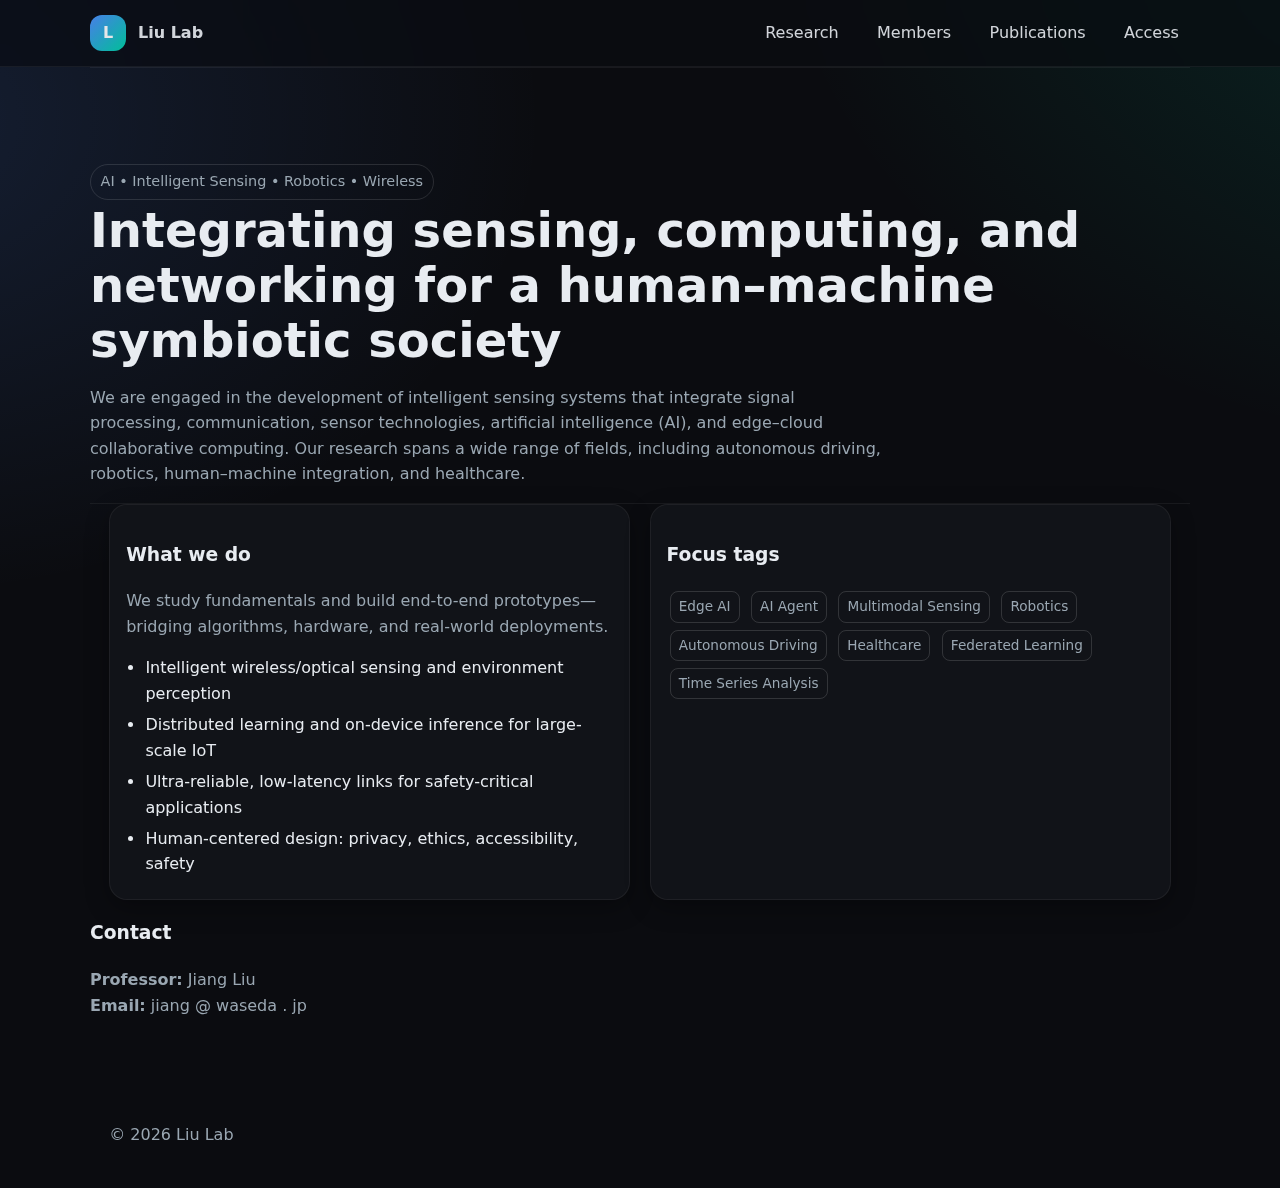
<file: index.html>
<!doctype html>
<html lang="en">
<head>
  <title>Liu Lab • AI • Intelligent Sensing • Robotics • Wireless</title>
  <meta name="description" content="Liu Lab – AI, intelligent sensing, robotic algorithms, and wireless communications." />

  <meta charset="utf-8" />
  <meta name="viewport" content="width=device-width, initial-scale=1" />
  <meta name="color-scheme" content="light dark" />
  <link rel="icon" href="data:image/svg+xml,<svg xmlns='http://www.w3.org/2000/svg' viewBox='0 0 100 100'><circle cx='50' cy='50' r='48' fill='%23000'/><text x='50' y='58' font-size='46' text-anchor='middle' fill='%23fff' font-family='Arial'>L</text></svg>">
  <link rel="stylesheet" href="styles.css" />
  <script defer src="script.js"></script>

</head>
<body>

  <header>
    <div class="container nav" role="navigation" aria-label="Primary">
      <a class="brand" href="index.html">
        <span class="brand-mark" aria-hidden="true">L</span>
        <span>Liu Lab</span>
      </a>
      <button class="burger" aria-label="Toggle navigation" onclick="document.querySelector('.menu').classList.toggle('open')">☰</button>
      <nav class="menu" id="menu">
        <a href="research.html">Research</a>
        <a href="members.html">Members</a>
        <a href="publication.html">Publications</a>
        <a href="access.html">Access</a>
      </nav>
    </div>
  </header>

  <main id="top">
    <section class="hero container">
      <span class="pill">AI • Intelligent Sensing • Robotics • Wireless</span>
      <h1>Integrating sensing, computing, and networking for a human–machine symbiotic society</h1>
      <p>
        We are engaged in the development of intelligent sensing systems that integrate signal processing, communication, sensor technologies, artificial intelligence (AI), and edge–cloud collaborative computing. Our research spans a wide range of fields, including autonomous driving, robotics, human–machine integration, and healthcare.

    <section class="container grid">
      <div class="col-6 card">
        <h3>What we do</h3>
        <p class="muted">We study fundamentals and build end-to-end prototypes—bridging algorithms, hardware, and real-world deployments.</p>
        <ul class="list-clean">
          <li>Intelligent wireless/optical sensing and environment perception</li>
          <li>Distributed learning and on-device inference for large-scale IoT</li>
          <li>Ultra-reliable, low-latency links for safety-critical applications</li>
          <li>Human-centered design: privacy, ethics, accessibility, safety</li>
        </ul>
      </div>
      <div class="col-6 card">
        <h3>Focus tags</h3>
        <p>
          <span class="chip">Edge AI</span>
          <span class="chip">AI Agent</span>
          <span class="chip">Multimodal Sensing</span>
          <span class="chip">Robotics</span>
          <span class="chip">Autonomous Driving</span>
          <span class="chip">Healthcare</span>
          <span class="chip">Federated Learning</span>
          <span class="chip">Time Series Analysis </span>
        </p>
      </div>
    </section>

    <div class="contact-info">
      <h3>Contact</h3>
        <p>
          <strong>Professor:</strong> Jiang Liu<br>
          <strong>Email:</strong>
        <span class="email-obfuscated">
          <span class="email-part" data-part="jiang">jiang</span>
          <span class="email-separator">@</span>
          <span class="email-part" data-part="waseda">waseda</span>
          <span class="email-separator">.</span>
          <span class="email-part" data-part="jp">jp</span>
        </span>
      </p>
    </div>

  </main>

  <footer>
    <div class="container">
      © <span id="year"></span> Liu Lab 
    </div>
  </footer>

</body>
</html>
</file>
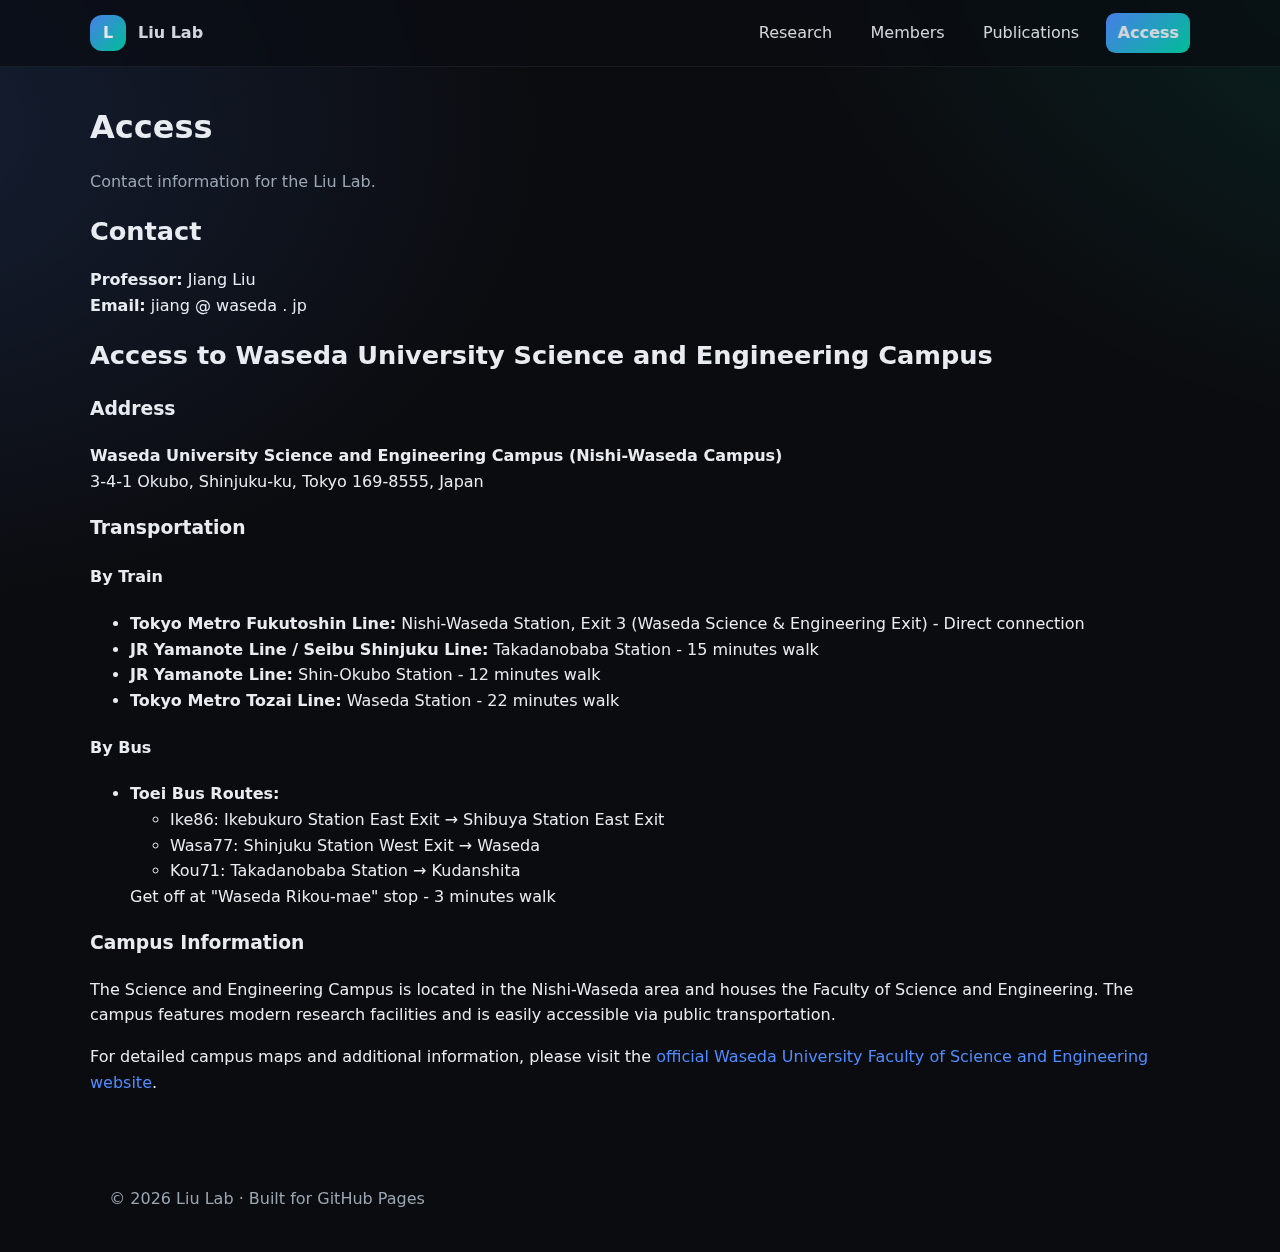
<file: access.html>
<!doctype html>
<html lang="en">
<head>
  <title>Lab Introduction • Liu Lab</title>

  <meta charset="utf-8" />
  <meta name="viewport" content="width=device-width, initial-scale=1" />
  <meta name="color-scheme" content="light dark" />
  <link rel="icon" href="data:image/svg+xml,<svg xmlns='http://www.w3.org/2000/svg' viewBox='0 0 100 100'><circle cx='50' cy='50' r='48' fill='%23000'/><text x='50' y='58' font-size='46' text-anchor='middle' fill='%23fff' font-family='Arial'>L</text></svg>">
  <link rel="stylesheet" href="styles.css" />
  <script defer src="script.js"></script>

</head>
<body>

  <header>
    <div class="container nav" role="navigation" aria-label="Primary">
      <a class="brand" href="index.html">
        <span class="brand-mark" aria-hidden="true">L</span>
        <span>Liu Lab</span>
      </a>
      <button class="burger" aria-label="Toggle navigation" onclick="document.querySelector('.menu').classList.toggle('open')">☰</button>
      <nav class="menu" id="menu">
      
        <a href="research.html">Research</a>
        <a href="members.html">Members</a>
        <a href="publication.html">Publications</a>
        <a class="cta" href="access.html">Access</a>
      </nav>
    </div>
  </header>

  <main class="container page">
    <h1>Access</h1>
    <p class="muted">Contact information for the Liu Lab.</p>
    
    <div class="contact-info">
      <h2>Contact</h2>
        <p>
          <strong>Professor:</strong> Jiang Liu<br>
          <strong>Email:</strong>
        <span class="email-obfuscated">
          <span class="email-part" data-part="jiang">jiang</span>
          <span class="email-separator">@</span>
          <span class="email-part" data-part="waseda">waseda</span>
          <span class="email-separator">.</span>
          <span class="email-part" data-part="jp">jp</span>
        </span>
      </p>
    </div>

    <div class="access-info">
      <h2>Access to Waseda University Science and Engineering Campus</h2>
      
      <div class="address">
        <h3>Address</h3>
        <p>
          <strong>Waseda University Science and Engineering Campus (Nishi-Waseda Campus)</strong><br>
          3-4-1 Okubo, Shinjuku-ku, Tokyo 169-8555, Japan
        </p>
      </div>

      <div class="transportation">
        <h3>Transportation</h3>
        
        <div class="train-access">
          <h4>By Train</h4>
          <ul>
            <li><strong>Tokyo Metro Fukutoshin Line:</strong> Nishi-Waseda Station, Exit 3 (Waseda Science & Engineering Exit) - Direct connection</li>
            <li><strong>JR Yamanote Line / Seibu Shinjuku Line:</strong> Takadanobaba Station - 15 minutes walk</li>
            <li><strong>JR Yamanote Line:</strong> Shin-Okubo Station - 12 minutes walk</li>
            <li><strong>Tokyo Metro Tozai Line:</strong> Waseda Station - 22 minutes walk</li>
          </ul>
        </div>

        <div class="bus-access">
          <h4>By Bus</h4>
          <ul>
            <li><strong>Toei Bus Routes:</strong>
              <ul>
                <li>Ike86: Ikebukuro Station East Exit → Shibuya Station East Exit</li>
                <li>Wasa77: Shinjuku Station West Exit → Waseda</li>
                <li>Kou71: Takadanobaba Station → Kudanshita</li>
              </ul>
              Get off at "Waseda Rikou-mae" stop - 3 minutes walk
            </li>
          </ul>
        </div>
      </div>

      <div class="campus-info">
        <h3>Campus Information</h3>
        <p>
          The Science and Engineering Campus is located in the Nishi-Waseda area and houses the Faculty of Science and Engineering. 
          The campus features modern research facilities and is easily accessible via public transportation.
        </p>
        <p>
          For detailed campus maps and additional information, please visit the 
          <a href="https://www.waseda.jp/fsci/access/" target="_blank" rel="noopener noreferrer">official Waseda University Faculty of Science and Engineering website</a>.
        </p>
      </div>
    </div>
  </main>

  <footer>
    <div class="container">
      © <span id="year"></span> Liu Lab · Built for GitHub Pages
    </div>
  </footer>

</body>
</html>
</file>
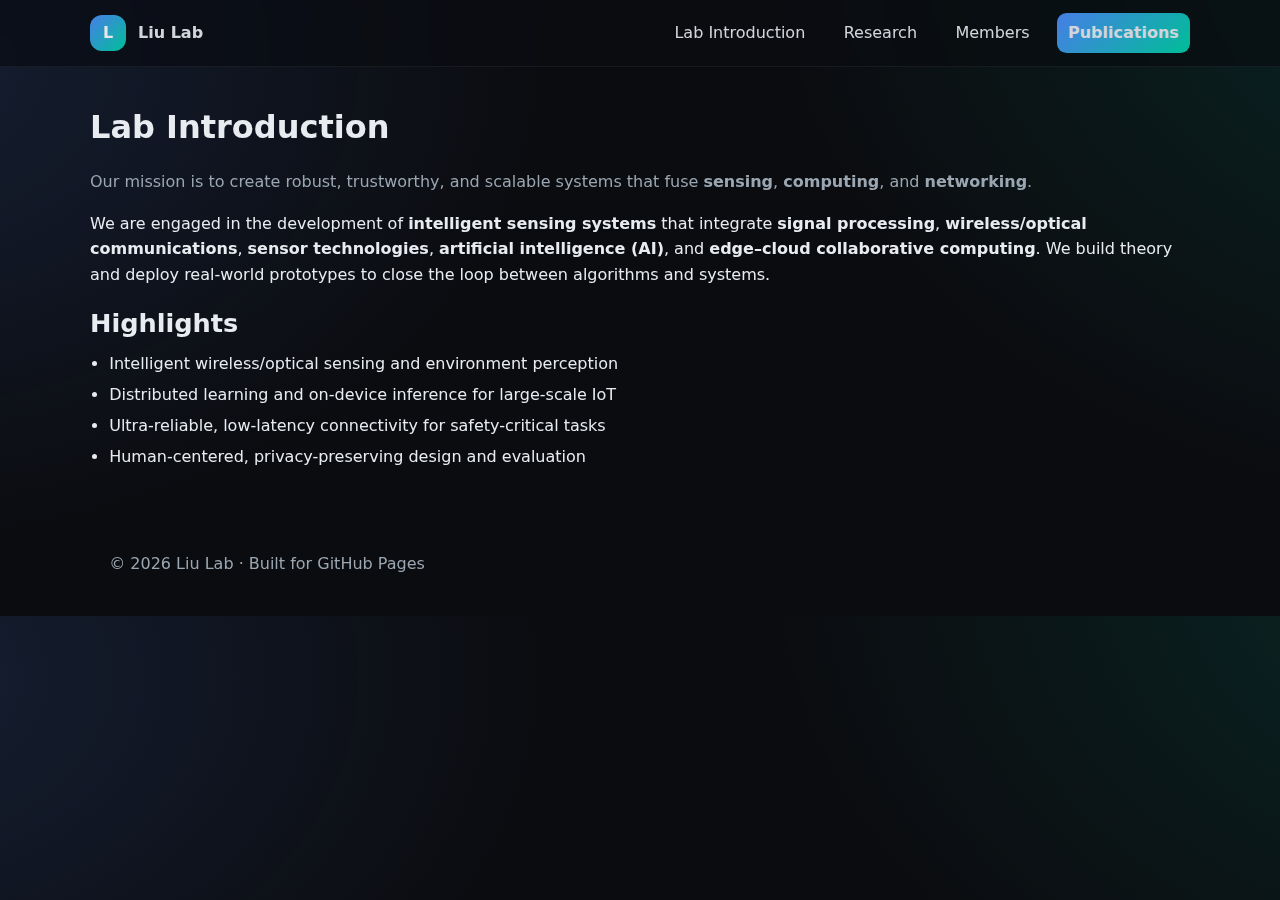
<file: intro.html>
<!doctype html>
<html lang="en">
<head>
  <title>Lab Introduction • Liu Lab</title>

  <meta charset="utf-8" />
  <meta name="viewport" content="width=device-width, initial-scale=1" />
  <meta name="color-scheme" content="light dark" />
  <link rel="icon" href="data:image/svg+xml,<svg xmlns='http://www.w3.org/2000/svg' viewBox='0 0 100 100'><circle cx='50' cy='50' r='48' fill='%23000'/><text x='50' y='58' font-size='46' text-anchor='middle' fill='%23fff' font-family='Arial'>L</text></svg>">
  <link rel="stylesheet" href="styles.css" />
  <script defer src="script.js"></script>

</head>
<body>

  <header>
    <div class="container nav" role="navigation" aria-label="Primary">
      <a class="brand" href="index.html">
        <span class="brand-mark" aria-hidden="true">L</span>
        <span>Liu Lab</span>
      </a>
      <button class="burger" aria-label="Toggle navigation" onclick="document.querySelector('.menu').classList.toggle('open')">☰</button>
      <nav class="menu" id="menu">
        <a href="intro.html">Lab Introduction</a>
        <a href="research.html">Research</a>
        <a href="members.html">Members</a>
        <a class="cta" href="publication.html">Publications</a>
      </nav>
    </div>
  </header>

  <main class="container page">
    <h1>Lab Introduction</h1>
    <p class="muted">Our mission is to create robust, trustworthy, and scalable systems that fuse <strong>sensing</strong>, <strong>computing</strong>, and <strong>networking</strong>.</p>
    <p>We are engaged in the development of <strong>intelligent sensing systems</strong> that integrate <strong>signal processing</strong>, <strong>wireless/optical communications</strong>, <strong>sensor technologies</strong>, <strong>artificial intelligence (AI)</strong>, and <strong>edge–cloud collaborative computing</strong>. We build theory and deploy real-world prototypes to close the loop between algorithms and systems.</p>
    <h2>Highlights</h2>
    <ul class="list-clean">
      <li>Intelligent wireless/optical sensing and environment perception</li>
      <li>Distributed learning and on-device inference for large-scale IoT</li>
      <li>Ultra-reliable, low-latency connectivity for safety-critical tasks</li>
      <li>Human-centered, privacy-preserving design and evaluation</li>
    </ul>
  </main>

  <footer>
    <div class="container">
      © <span id="year"></span> Liu Lab · Built for GitHub Pages
    </div>
  </footer>

</body>
</html>
</file>
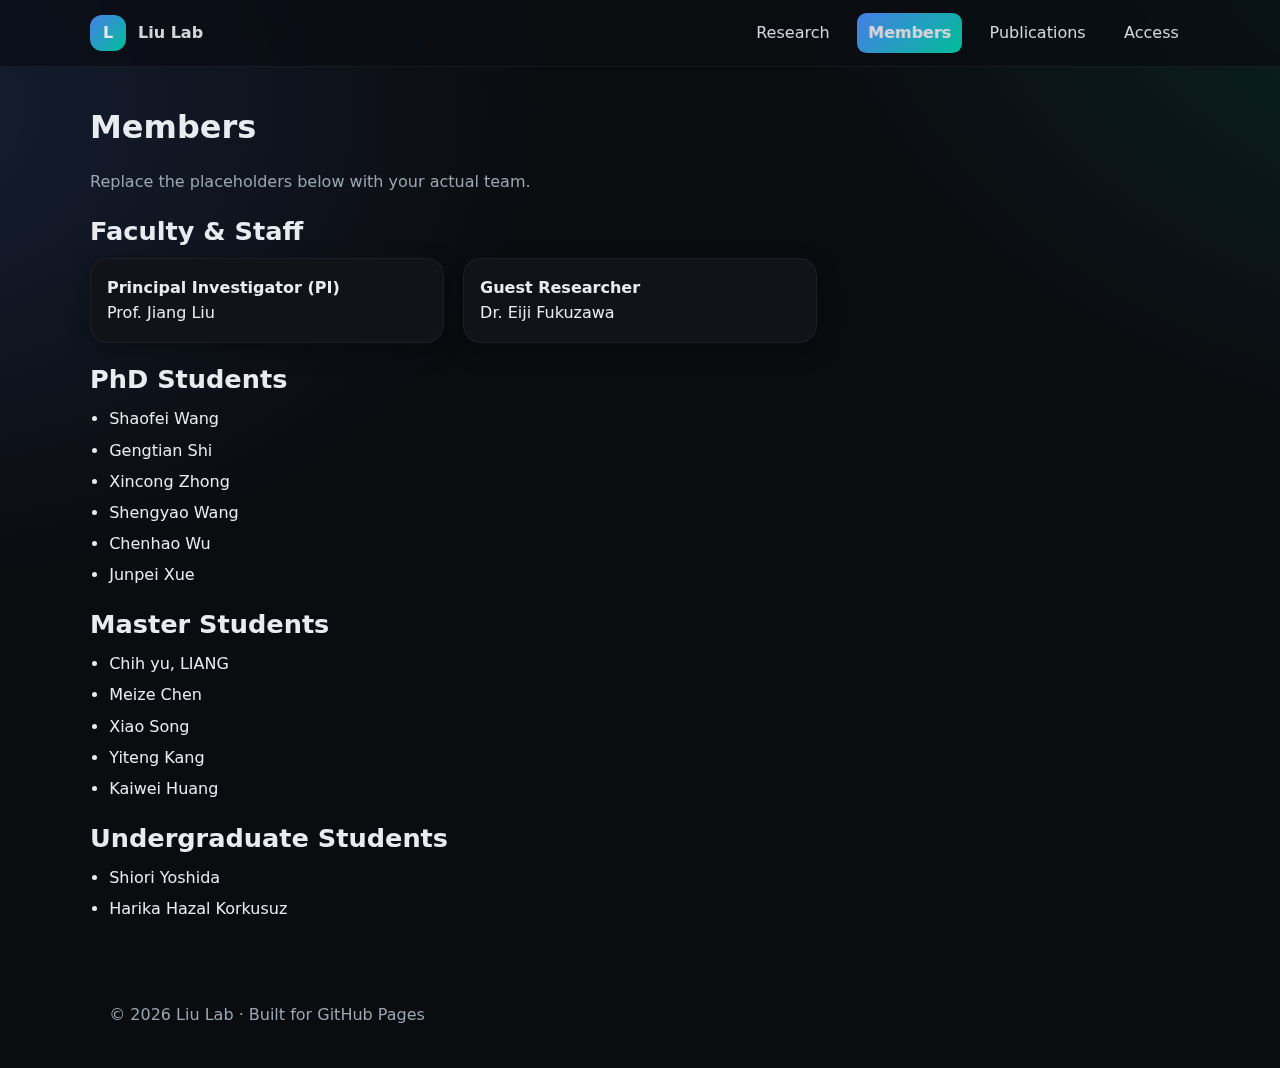
<file: members.html>
<!doctype html>
<html lang="en">
<head>
  <title>Members • Liu Lab</title>

  <meta charset="utf-8" />
  <meta name="viewport" content="width=device-width, initial-scale=1" />
  <meta name="color-scheme" content="light dark" />
  <link rel="icon" href="data:image/svg+xml,<svg xmlns='http://www.w3.org/2000/svg' viewBox='0 0 100 100'><circle cx='50' cy='50' r='48' fill='%23000'/><text x='50' y='58' font-size='46' text-anchor='middle' fill='%23fff' font-family='Arial'>L</text></svg>">
  <link rel="stylesheet" href="styles.css" />
  <script defer src="script.js"></script>

</head>
<body>

  <header>
    <div class="container nav" role="navigation" aria-label="Primary">
      <a class="brand" href="index.html">
        <span class="brand-mark" aria-hidden="true">L</span>
        <span>Liu Lab</span>
      </a>
      <button class="burger" aria-label="Toggle navigation" onclick="document.querySelector('.menu').classList.toggle('open')">☰</button>
      <nav class="menu" id="menu">
        <a href="research.html">Research</a>
        <a class="cta" href="members.html">Members</a>
        <a href="publication.html">Publications</a>
        <a href="access.html">Access</a>
      </nav>
    </div>
  </header>

  <main class="container page">
    <h1>Members</h1>
    <p class="muted">Replace the placeholders below with your actual team.</p>
    <!-- Faculty & Staff -->
    <h2>Faculty & Staff</h2>
    <div class="grid">
      <div class="col-4 card">
        <strong>Principal Investigator (PI)</strong><br/>
        Prof. Jiang Liu
      </div>
      <div class="col-4 card">
        <strong>Guest Researcher</strong><br/>
        Dr. Eiji Fukuzawa 
      </div>
    </div>

    <!-- PhD Students -->
    <h2>PhD Students</h2>
    <ul class="list-clean">
      <li>Shaofei Wang</li>
      <li>Gengtian Shi</li>
      <li>Xincong Zhong</li>
      <li>Shengyao Wang</li>
      <li>Chenhao Wu</li>
      <li>Junpei Xue</li>
  
    </ul>

    <!-- Master Students -->
    <h2>Master Students</h2>
    <ul class="list-clean">
      <li>Chih yu, LIANG </li>
      <li>Meize Chen</li>
      <li>Xiao Song</li>
      <li>Yiteng Kang</li>
      <li>Kaiwei Huang</li>
    </ul>

    <!-- Undergraduate Students -->
    <h2>Undergraduate Students</h2>
    <ul class="list-clean">
      <li> Shiori Yoshida</li>
      <li>Harika Hazal Korkusuz </li>
  </main>

  <footer>
    <div class="container">
      © <span id="year"></span> Liu Lab · Built for GitHub Pages
    </div>
  </footer>

</body>
</html>
</file>
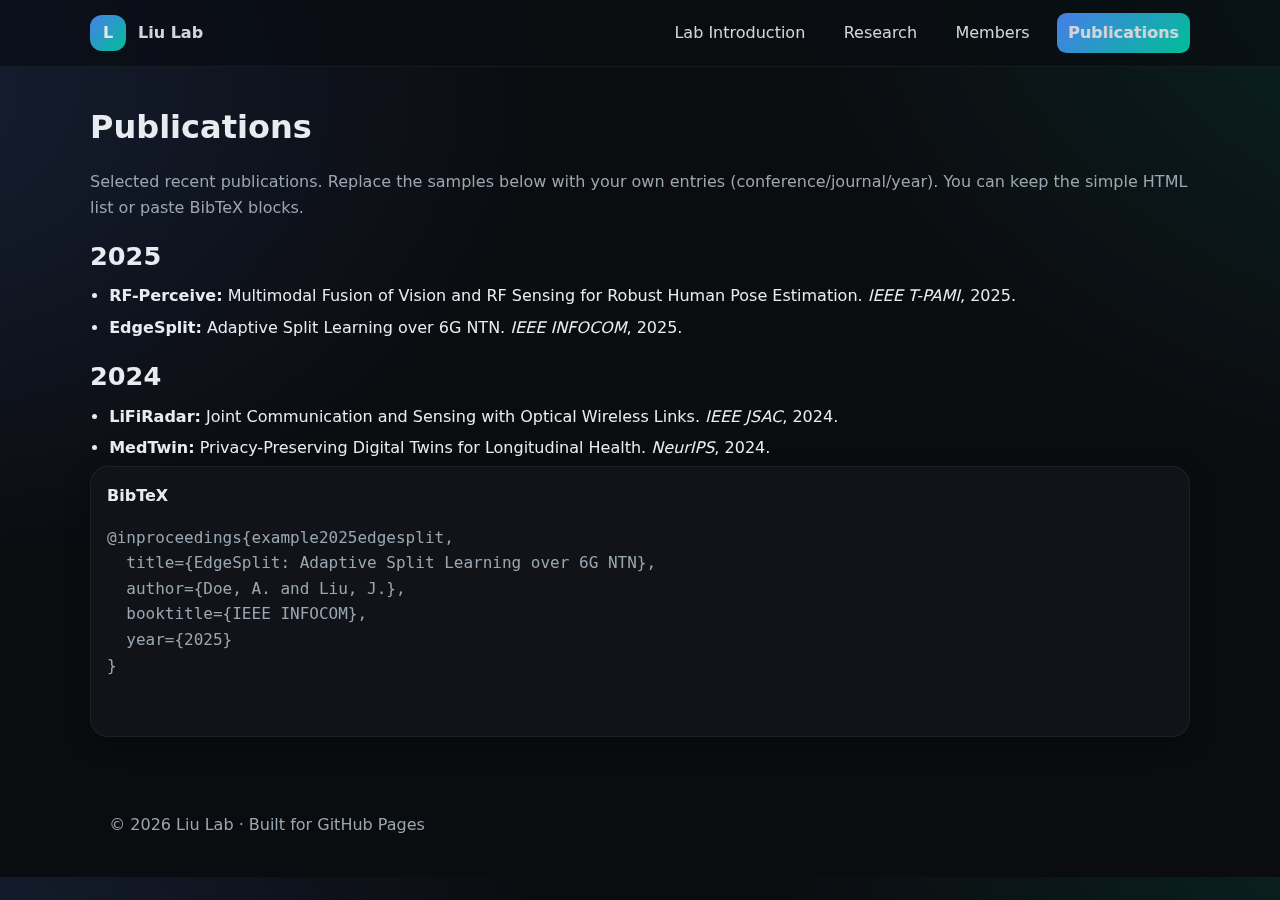
<file: publication.html>
<!doctype html>
<html lang="en">
<head>
  <title>Publications • Liu Lab</title>

  <meta charset="utf-8" />
  <meta name="viewport" content="width=device-width, initial-scale=1" />
  <meta name="color-scheme" content="light dark" />
  <link rel="icon" href="data:image/svg+xml,<svg xmlns='http://www.w3.org/2000/svg' viewBox='0 0 100 100'><circle cx='50' cy='50' r='48' fill='%23000'/><text x='50' y='58' font-size='46' text-anchor='middle' fill='%23fff' font-family='Arial'>L</text></svg>">
  <link rel="stylesheet" href="styles.css" />
  <script defer src="script.js"></script>

</head>
<body>

  <header>
    <div class="container nav" role="navigation" aria-label="Primary">
      <a class="brand" href="index.html">
        <span class="brand-mark" aria-hidden="true">L</span>
        <span>Liu Lab</span>
      </a>
      <button class="burger" aria-label="Toggle navigation" onclick="document.querySelector('.menu').classList.toggle('open')">☰</button>
      <nav class="menu" id="menu">
        <a href="intro.html">Lab Introduction</a>
        <a href="research.html">Research</a>
        <a href="members.html">Members</a>
        <a class="cta" href="publication.html">Publications</a>
      </nav>
    </div>
  </header>

  <main class="container page">
    <h1>Publications</h1>
    <p class="muted">Selected recent publications. Replace the samples below with your own entries (conference/journal/year). You can keep the simple HTML list or paste BibTeX blocks.</p>
    <h2>2025</h2>
    <ul class="list-clean">
      <li><strong>RF-Perceive:</strong> Multimodal Fusion of Vision and RF Sensing for Robust Human Pose Estimation. <em>IEEE T-PAMI</em>, 2025.</li>
      <li><strong>EdgeSplit:</strong> Adaptive Split Learning over 6G NTN. <em>IEEE INFOCOM</em>, 2025.</li>
    </ul>
    <h2>2024</h2>
    <ul class="list-clean">
      <li><strong>LiFiRadar:</strong> Joint Communication and Sensing with Optical Wireless Links. <em>IEEE JSAC</em>, 2024.</li>
      <li><strong>MedTwin:</strong> Privacy-Preserving Digital Twins for Longitudinal Health. <em>NeurIPS</em>, 2024.</li>
    </ul>
    <div class="card">
      <strong>BibTeX</strong>
      <pre class="muted">
@inproceedings{example2025edgesplit,
  title={EdgeSplit: Adaptive Split Learning over 6G NTN},
  author={Doe, A. and Liu, J.},
  booktitle={IEEE INFOCOM},
  year={2025}
}
      </pre>
    </div>
  </main>

  <footer>
    <div class="container">
      © <span id="year"></span> Liu Lab · Built for GitHub Pages
    </div>
  </footer>

</body>
</html>
</file>
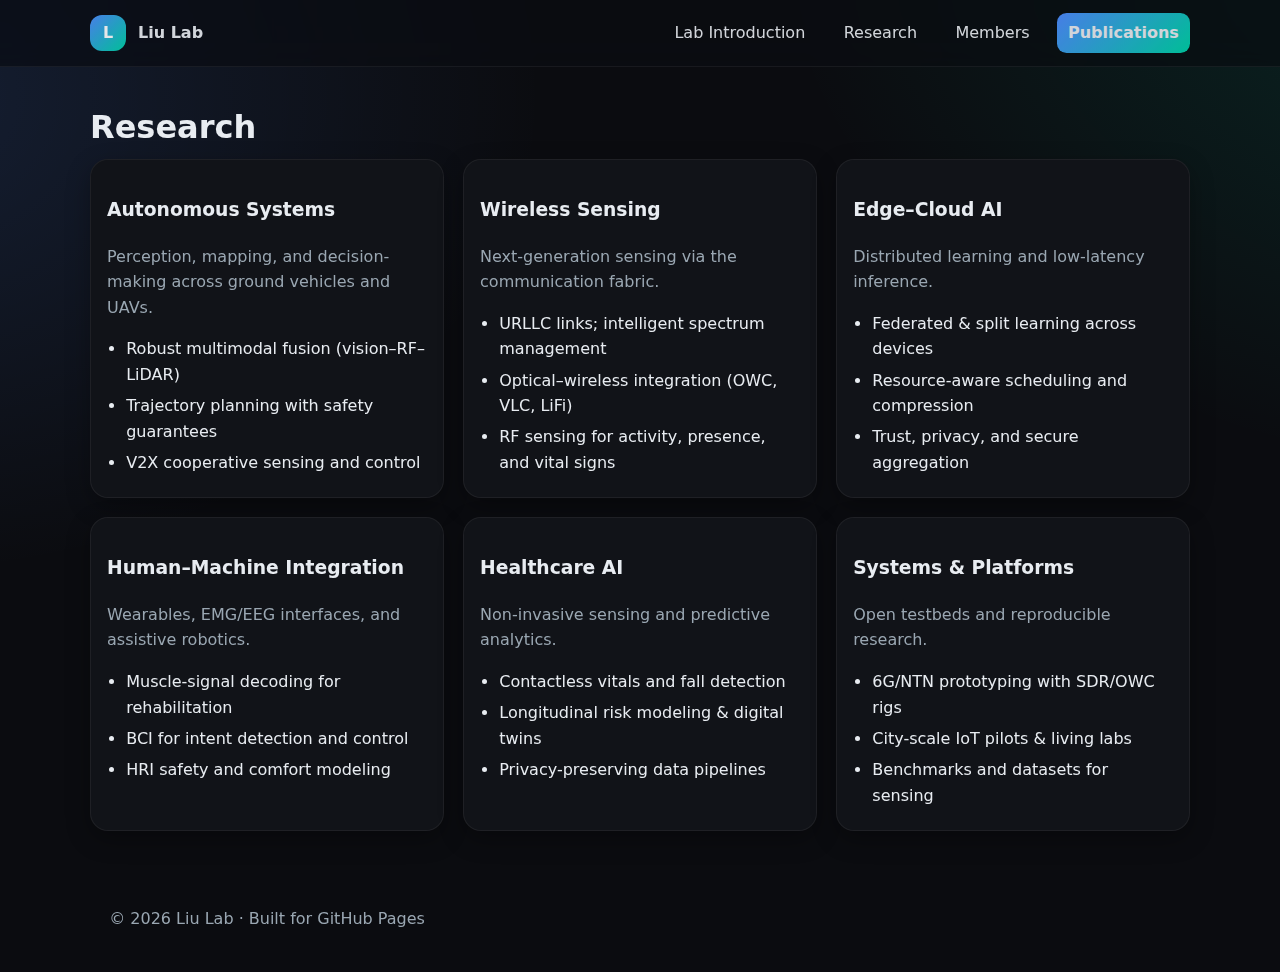
<file: research.html>
<!doctype html>
<html lang="en">
<head>
  <title>Research • Liu Lab</title>

  <meta charset="utf-8" />
  <meta name="viewport" content="width=device-width, initial-scale=1" />
  <meta name="color-scheme" content="light dark" />
  <link rel="icon" href="data:image/svg+xml,<svg xmlns='http://www.w3.org/2000/svg' viewBox='0 0 100 100'><circle cx='50' cy='50' r='48' fill='%23000'/><text x='50' y='58' font-size='46' text-anchor='middle' fill='%23fff' font-family='Arial'>L</text></svg>">
  <link rel="stylesheet" href="styles.css" />
  <script defer src="script.js"></script>

</head>
<body>

  <header>
    <div class="container nav" role="navigation" aria-label="Primary">
      <a class="brand" href="index.html">
        <span class="brand-mark" aria-hidden="true">L</span>
        <span>Liu Lab</span>
      </a>
      <button class="burger" aria-label="Toggle navigation" onclick="document.querySelector('.menu').classList.toggle('open')">☰</button>
      <nav class="menu" id="menu">
        <a href="intro.html">Lab Introduction</a>
        <a href="research.html">Research</a>
        <a href="members.html">Members</a>
        <a class="cta" href="publication.html">Publications</a>
      </nav>
    </div>
  </header>

  <main class="container page">
    <h1>Research</h1>
    <div class="grid">
      <div class="col-4 card">
        <h3>Autonomous Systems</h3>
        <p class="muted">Perception, mapping, and decision-making across ground vehicles and UAVs.</p>
        <ul class="list-clean">
          <li>Robust multimodal fusion (vision–RF–LiDAR)</li>
          <li>Trajectory planning with safety guarantees</li>
          <li>V2X cooperative sensing and control</li>
        </ul>
      </div>
      <div class="col-4 card">
        <h3>Wireless Sensing</h3>
        <p class="muted">Next-generation sensing via the communication fabric.</p>
        <ul class="list-clean">
          <li>URLLC links; intelligent spectrum management</li>
          <li>Optical–wireless integration (OWC, VLC, LiFi)</li>
          <li>RF sensing for activity, presence, and vital signs</li>
        </ul>
      </div>
      <div class="col-4 card">
        <h3>Edge–Cloud AI</h3>
        <p class="muted">Distributed learning and low-latency inference.</p>
        <ul class="list-clean">
          <li>Federated & split learning across devices</li>
          <li>Resource-aware scheduling and compression</li>
          <li>Trust, privacy, and secure aggregation</li>
        </ul>
      </div>
      <div class="col-4 card">
        <h3>Human–Machine Integration</h3>
        <p class="muted">Wearables, EMG/EEG interfaces, and assistive robotics.</p>
        <ul class="list-clean">
          <li>Muscle-signal decoding for rehabilitation</li>
          <li>BCI for intent detection and control</li>
          <li>HRI safety and comfort modeling</li>
        </ul>
      </div>
      <div class="col-4 card">
        <h3>Healthcare AI</h3>
        <p class="muted">Non-invasive sensing and predictive analytics.</p>
        <ul class="list-clean">
          <li>Contactless vitals and fall detection</li>
          <li>Longitudinal risk modeling & digital twins</li>
          <li>Privacy-preserving data pipelines</li>
        </ul>
      </div>
      <div class="col-4 card">
        <h3>Systems & Platforms</h3>
        <p class="muted">Open testbeds and reproducible research.</p>
        <ul class="list-clean">
          <li>6G/NTN prototyping with SDR/OWC rigs</li>
          <li>City-scale IoT pilots & living labs</li>
          <li>Benchmarks and datasets for sensing</li>
        </ul>
      </div>
    </div>
  </main>

  <footer>
    <div class="container">
      © <span id="year"></span> Liu Lab · Built for GitHub Pages
    </div>
  </footer>

</body>
</html>
</file>
<file: styles.css>
:root{
  --bg: #0b0c10;
  --card: #111318;
  --text: #e8ecf1;
  --muted: #9aa7b2;
  --brand: #4f8cff;
  --brand-2:#00d3a7;
  --ring: rgba(79,140,255,.35);
}
*{box-sizing:border-box}
html{scroll-behavior:smooth}
body{
  margin:0;
  font:16px/1.6 system-ui, -apple-system, Segoe UI, Roboto, 'Helvetica Neue', Arial, 'Noto Sans', 'Apple Color Emoji','Segoe UI Emoji';
  color:var(--text);
  background:
    radial-gradient(80rem 60rem at 120% -10%, rgba(0,211,167,.15), transparent 60%),
    radial-gradient(70rem 50rem at -10% 10%, rgba(79,140,255,.15), transparent 60%),
    var(--bg);
}
a{color:var(--brand); text-decoration:none}
a:hover{text-decoration:underline}
.container{max-width:1100px;margin:auto;padding:0 1.2rem}
header{position:sticky;top:0;z-index:50;background:rgba(11,12,16,.75);backdrop-filter:saturate(180%) blur(10px);border-bottom:1px solid rgba(255,255,255,.06)}
.nav{display:flex;align-items:center;justify-content:space-between;padding:.8rem 0}
.brand{display:flex;gap:.75rem;align-items:center;font-weight:700}
.brand-mark{width:36px;height:36px;border-radius:12px;display:grid;place-items:center;background:linear-gradient(135deg,var(--brand),var(--brand-2));color:white;font-weight:900}
.nav a{color:var(--text);opacity:.9}
.menu{display:flex;gap:1rem;align-items:center}
.menu a{padding:.45rem .7rem;border-radius:.6rem}
.menu a:hover{background:rgba(255,255,255,.06)}
.cta{background:linear-gradient(135deg,var(--brand),var(--brand-2));color:white;font-weight:600}
.cta:hover{text-decoration:none;filter:saturate(110%)}
.burger{display:none}
@media (max-width:820px){
  .burger{display:block;background:none;border:0;color:var(--text);font:inherit}
  .menu{position:fixed;inset:auto 0 0 0;transform:translateY(100%);background:rgba(11,12,16,.98);border-top:1px solid rgba(255,255,255,.06);flex-direction:column;align-items:flex-start;padding:1rem 1.2rem;gap:.2rem;transition:.25s ease;}
  .menu.open{transform:translateY(0)}
}

.hero{padding:6rem 0 3rem}
.hero h1{font-size:clamp(2rem,4vw,3rem);line-height:1.15;margin:.2rem 0}
.hero p{max-width:800px;color:var(--muted)}
.pill{display:inline-flex;gap:.4rem;align-items:center;border:1px solid rgba(255,255,255,.12);padding:.35rem .6rem;border-radius:999px;color:var(--muted);font-size:.9rem}

section{padding:3.2rem 0;border-top:1px solid rgba(255,255,255,.06)}
.page{padding:2.2rem 0}
h1{margin:0 0 .4rem}
h2{font-size:1.6rem;margin:1rem 0 .4rem}
.grid{display:grid;grid-template-columns:repeat(12,1fr);gap:1.2rem}
.col-6{grid-column:span 6}
.col-4{grid-column:span 4}
.col-12{grid-column:span 12}
@media (max-width:820px){.col-6,.col-4{grid-column:span 12}}
.card{background:var(--card);border:1px solid rgba(255,255,255,.06);border-radius:18px;padding:1rem;box-shadow:0 8px 24px rgba(0,0,0,.3)}
.chip{display:inline-block;border:1px solid rgba(255,255,255,.14);padding:.25rem .5rem;margin:.2rem;border-radius:.5rem;color:var(--muted);font-size:.85rem}
.list-clean{margin:.4rem 0 0;padding:0 0 0 1.2rem}
.list-clean li{margin:.35rem 0}
.quick-links{display:flex;gap:.6rem;flex-wrap:wrap;margin-top:1rem}
.btn{display:inline-block;padding:.6rem .9rem;border-radius:.7rem;background:rgba(255,255,255,.06)}
.btn:hover{text-decoration:none;background:rgba(255,255,255,.12)}
footer{padding:2.5rem 0;color:var(--muted)}
.muted{color:var(--muted)}
</file>
